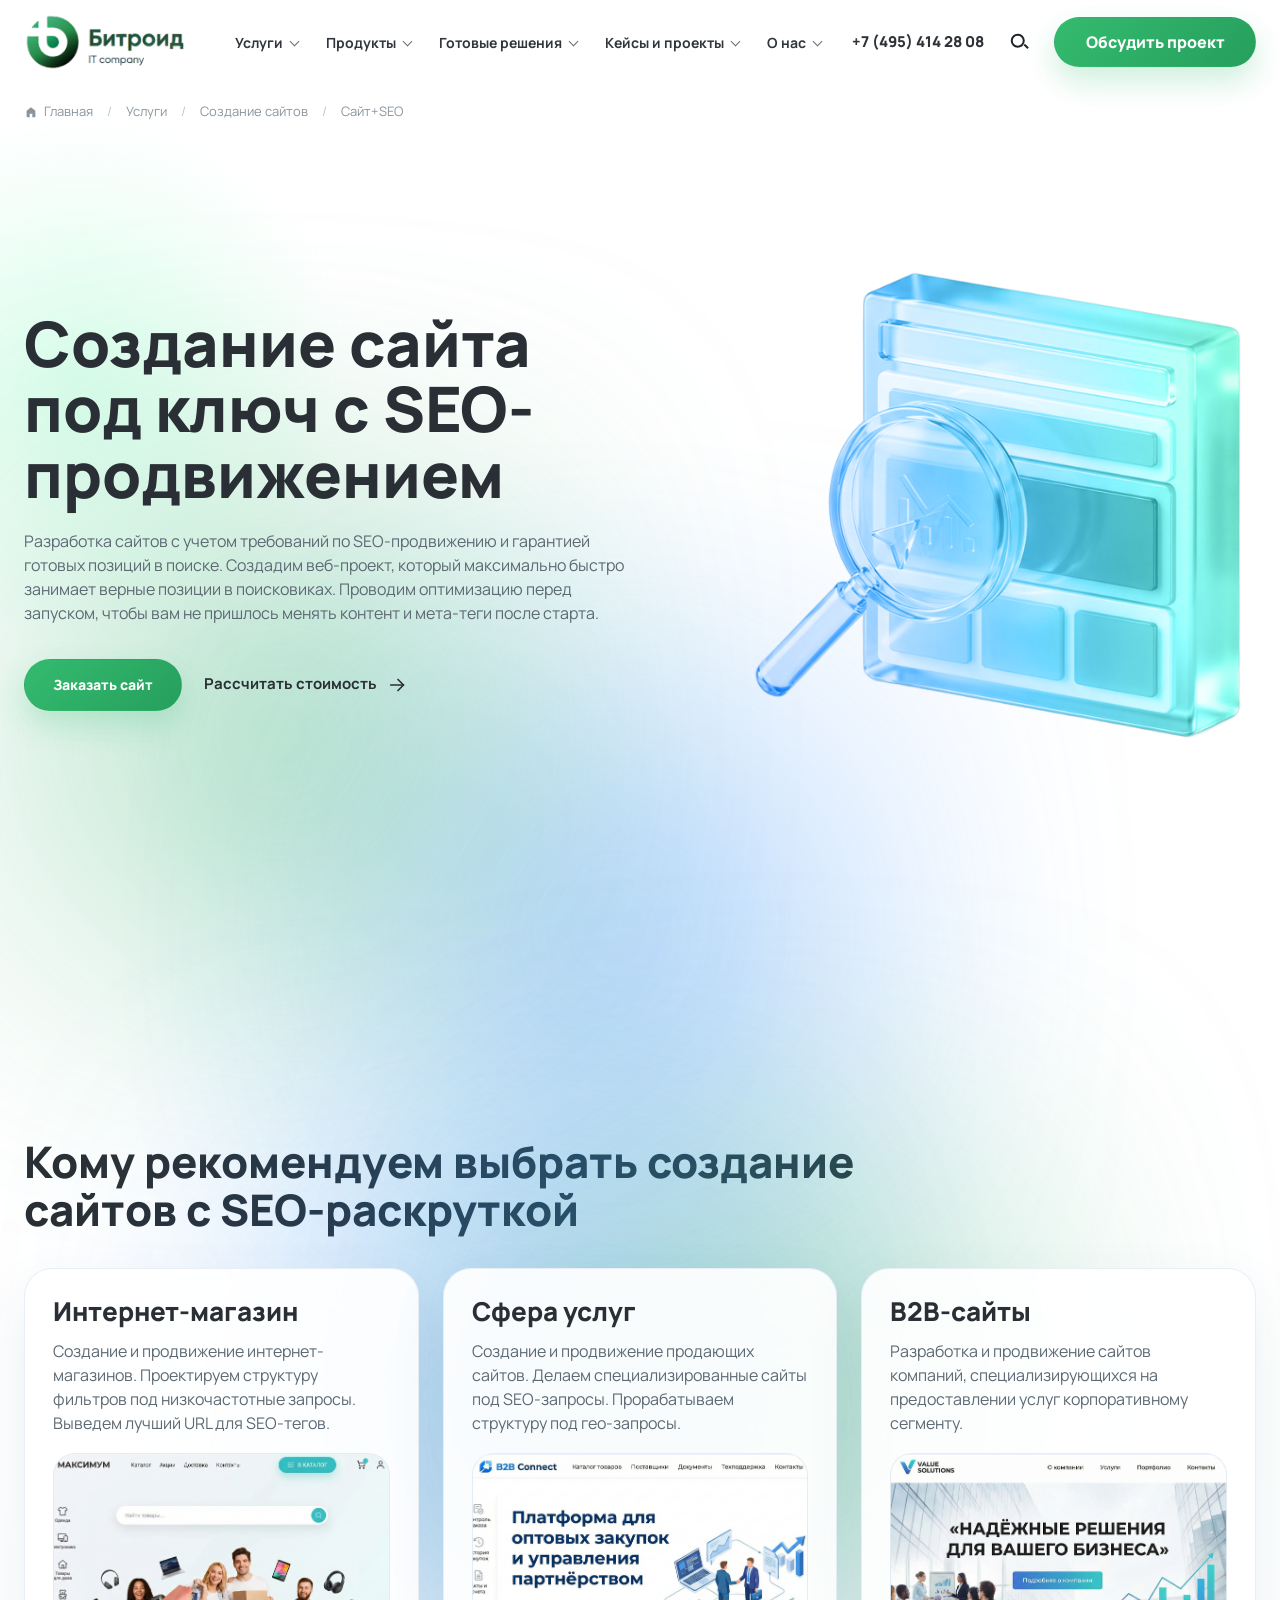
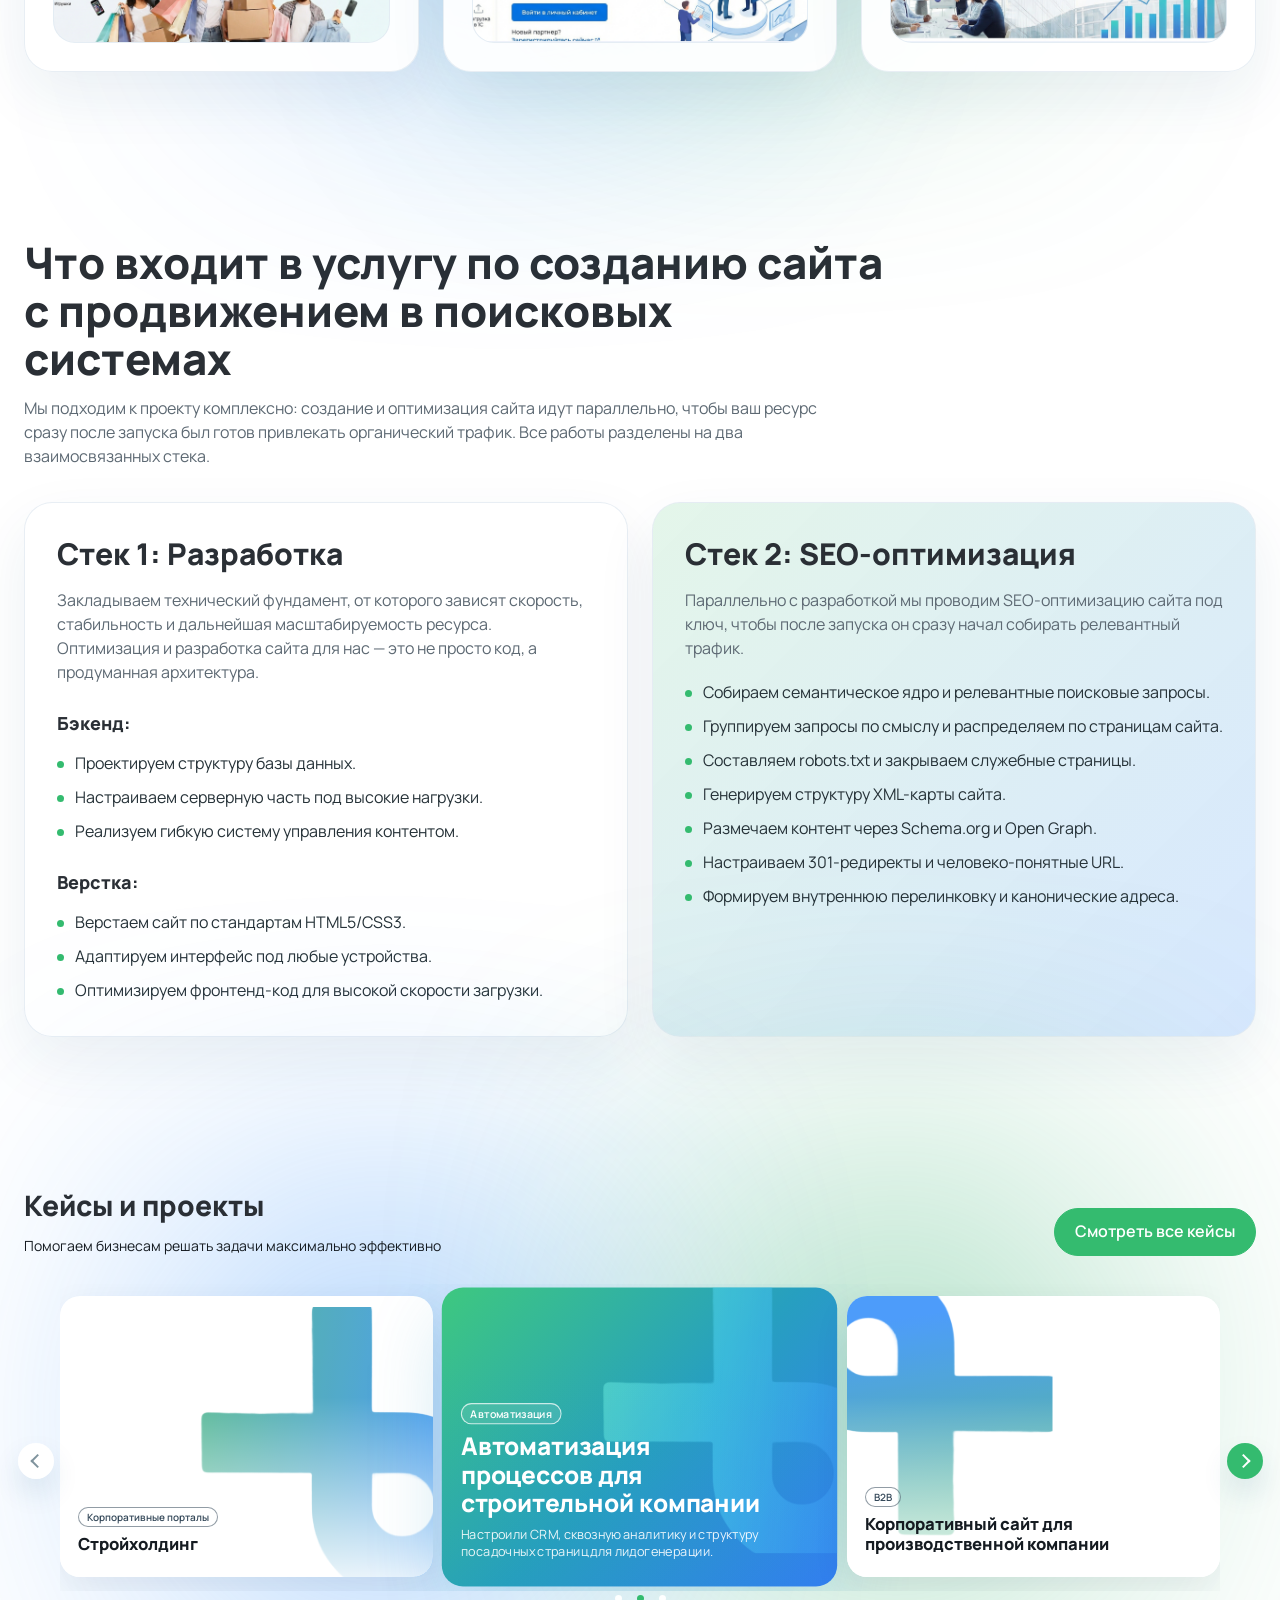
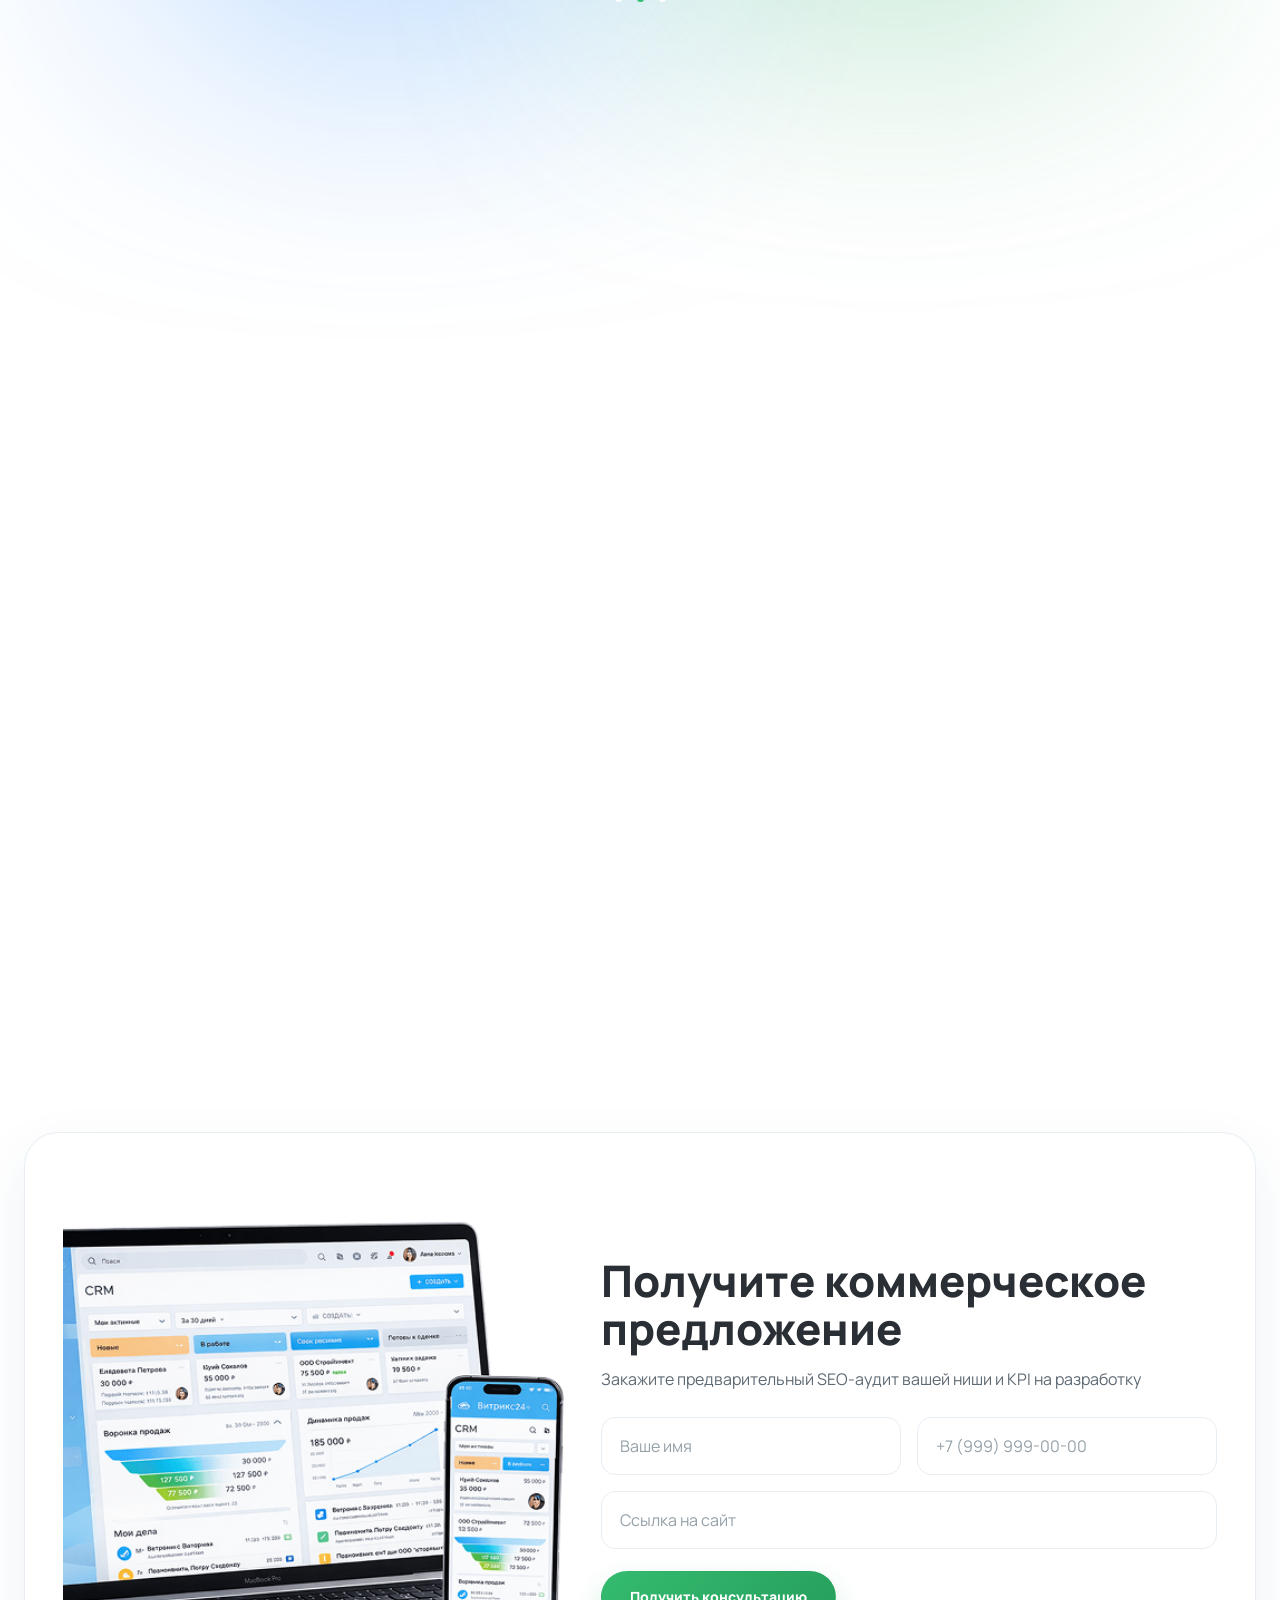
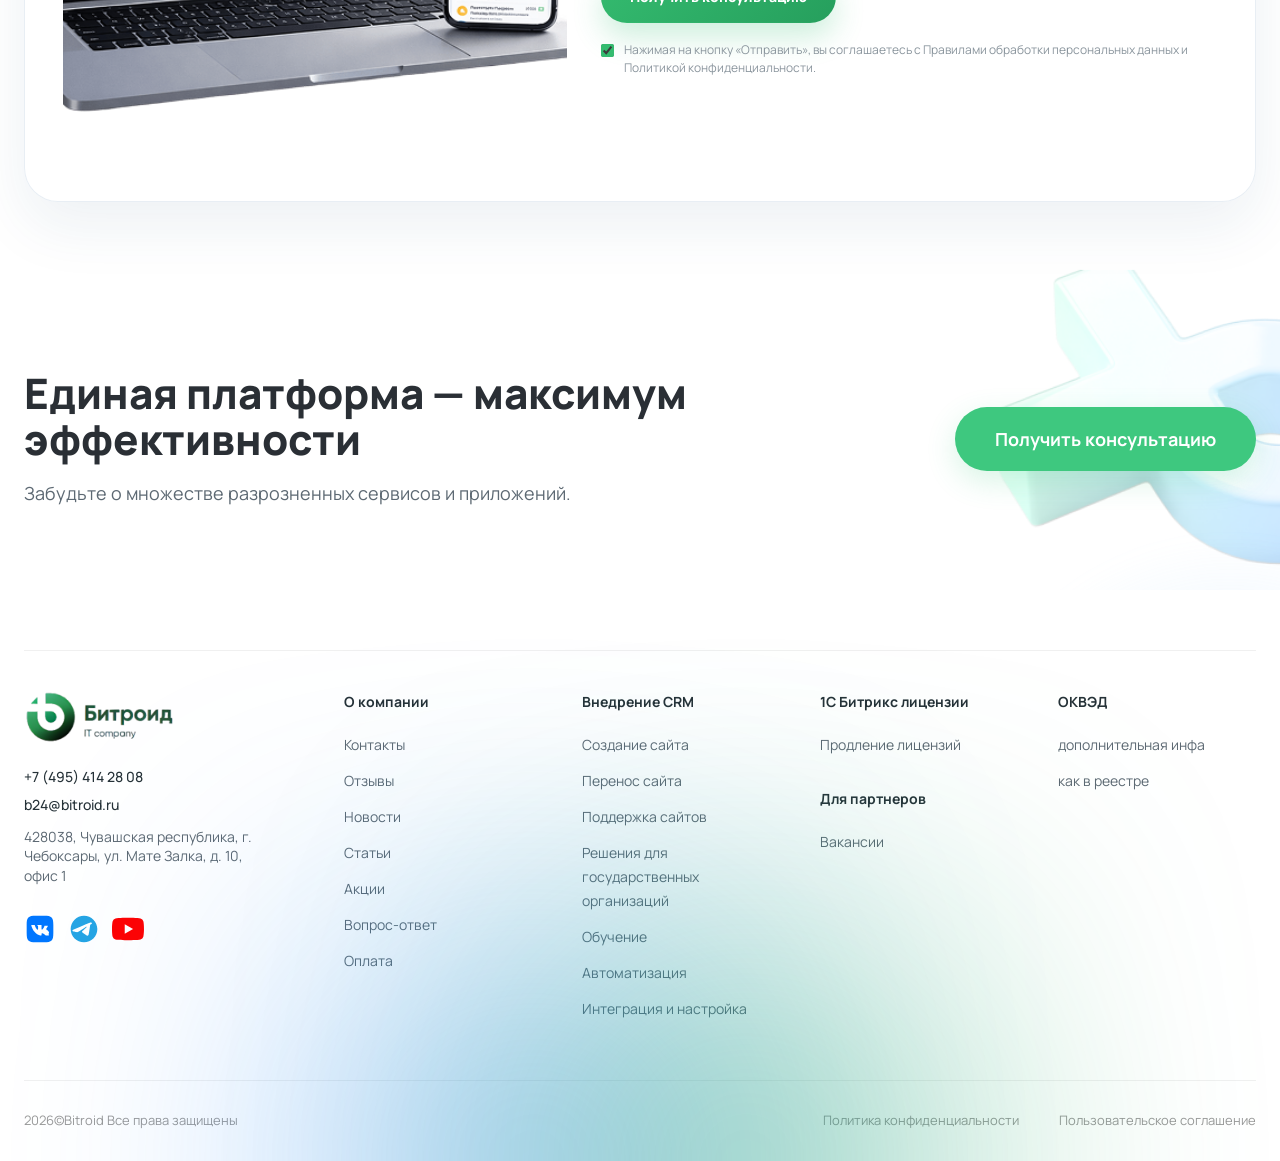
<file: index.html>
<!DOCTYPE html>
<html lang="ru">

<head>
  <meta charset="UTF-8">
  <meta http-equiv="X-UA-Compatible" content="IE=edge">
  <meta name="viewport" content="width=device-width, initial-scale=1.0">
  <meta name="description"
    content="Создание сайта под ключ с SEO-продвижением: аналитика, разработка, структура, контент и запуск проекта с учетом поисковой оптимизации.">
  <title>Создание сайта под ключ с SEO-продвижением</title>
  <link rel="apple-touch-icon" sizes="180x180" href="images/favicon/apple-touch-icon.png">
  <link rel="icon" type="image/png" sizes="32x32" href="images/favicon/favicon-32x32.png">
  <link rel="icon" type="image/png" sizes="16x16" href="images/favicon/favicon-16x16.png">
  <link rel="manifest" href="images/favicon/site.webmanifest">
  <link rel="preconnect" href="https://fonts.googleapis.com">
  <link rel="preconnect" href="https://fonts.gstatic.com" crossorigin>
  <link href="https://fonts.googleapis.com/css2?family=Manrope:wght@400;500;600;700;800&display=swap" rel="stylesheet">
  <link rel="stylesheet" href="css/normalize.css">
  <link rel="stylesheet" href="https://cdn.jsdelivr.net/npm/swiper@11/swiper-bundle.min.css">
  <link rel="stylesheet" href="css/main.css">
  <script type="application/ld+json">
    {
      "@context": "https://schema.org",
      "@type": "WebSite",
      "name": "Битроид",
      "url": "https://example.com/",
      "description": "Разработка сайтов под ключ с SEO-продвижением, аналитикой и последующей поддержкой.",
      "publisher": {
        "@type": "Organization",
        "name": "Битроид"
      }
    }
  </script>
  <script type="application/ld+json">
    {
      "@context": "https://schema.org",
      "@type": "Organization",
      "name": "Битроид",
      "url": "https://example.com/",
      "logo": "https://example.com/images/logo-bitroid.png",
      "telephone": "+7-495-414-28-08",
      "email": "b24@bitroid.ru",
      "sameAs": [
        "https://vk.com/",
        "https://t.me/",
        "https://www.youtube.com/"
      ],
      "contactPoint": [
        {
          "@type": "ContactPoint",
          "telephone": "+7-495-414-28-08",
          "contactType": "sales",
          "availableLanguage": [
            "Russian"
          ]
        }
      ]
    }
  </script>
</head>

<body>
  <div class="site-shell">
    <!-- Header -->
    <header class="site-header" id="top">
      <div class="container">
        <div class="site-header__inner">
          <a class="brand" href="#top" aria-label="Битроид">
            <img class="brand__image" src="images/logo-bitroid.png" alt="Битроид IT company">
          </a>

          <nav class="site-header__nav" aria-label="Основная навигация">
            <ul class="site-menu">
              <li class="site-menu__item"><a class="site-menu__link site-menu__link--dropdown"
                  href="#services">Услуги</a></li>
              <li class="site-menu__item"><a class="site-menu__link site-menu__link--dropdown"
                  href="#included">Продукты</a></li>
              <li class="site-menu__item"><a class="site-menu__link site-menu__link--dropdown" href="#included">Готовые
                  решения</a></li>
              <li class="site-menu__item"><a class="site-menu__link site-menu__link--dropdown" href="#cases">Кейсы и
                  проекты</a></li>
              <li class="site-menu__item"><a class="site-menu__link site-menu__link--dropdown" href="#faq">О нас</a>
              </li>
            </ul>
          </nav>

          <div class="site-header__actions">
            <a class="site-header__phone" href="tel:+74954142808">+7 (495) 414 28 08</a>

            <button class="site-header__icon-button js-search-toggle" type="button" aria-label="Открыть поиск"
              aria-expanded="false" aria-controls="mobile-search">
              <svg viewBox="0 0 20 20" aria-hidden="true">
                <path
                  d="M8.75 3.75a5 5 0 1 0 0 10a5 5 0 0 0 0-10Zm0-2a7 7 0 1 1 0 14a7 7 0 0 1 0-14Zm9.66 15.24l-3.84-3.84l1.42-1.42l3.84 3.84l-1.42 1.42Z">
                </path>
              </svg>
            </button>

            <a class="button button--primary site-header__cta" href="#contact">Обсудить проект</a>

            <button class="site-header__burger js-burger-toggle" type="button" aria-label="Открыть меню"
              aria-expanded="false" aria-controls="site-header-drawer">
              <svg class="burger-icon" width="24" height="24" viewBox="0 0 24 24" fill="none" stroke="currentColor" stroke-width="2" stroke-linecap="round" stroke-linejoin="round">
                <line x1="3" y1="12" x2="21" y2="12"></line>
                <line x1="3" y1="6" x2="21" y2="6"></line>
                <line x1="3" y1="18" x2="21" y2="18"></line>
              </svg>
              <svg class="close-icon" width="24" height="24" viewBox="0 0 24 24" fill="none" stroke="currentColor" stroke-width="2" stroke-linecap="round" stroke-linejoin="round">
                <line x1="18" y1="6" x2="6" y2="18"></line>
                <line x1="6" y1="6" x2="18" y2="18"></line>
              </svg>
            </button>
          </div>
        </div>
      </div>

      <div class="site-header__mobile-search" id="mobile-search">
        <div class="container">
          <form class="site-header__search-form site-header__search-form--mobile" action="#" method="get">
            <label class="visually-hidden" for="mobile-search-field">Поиск по сайту</label>
            <input class="site-header__search-input" id="mobile-search-field" type="search" name="q"
              placeholder="Поиск по сайту" autocomplete="off">
            <button class="site-header__search-button" type="submit" aria-label="Найти">
              <svg viewBox="0 0 20 20" aria-hidden="true">
                <path
                  d="M8.75 3.75a5 5 0 1 0 0 10a5 5 0 0 0 0-10Zm0-2a7 7 0 1 1 0 14a7 7 0 0 1 0-14Zm9.66 15.24l-3.84-3.84l1.42-1.42l3.84 3.84l-1.42 1.42Z">
                </path>
              </svg>
            </button>
          </form>
        </div>
      </div>

      <div class="site-header__overlay"></div>

      <div class="site-header__drawer" id="site-header-drawer">
        <div class="site-header__drawer-inner">
          <nav class="site-header__drawer-nav" aria-label="Мобильная навигация">
            <ul class="site-header__drawer-menu">
              <li><a href="#services">Услуги</a></li>
              <li><a href="#included">Продукты</a></li>
              <li><a href="#included">Готовые решения</a></li>
              <li><a href="#cases">Кейсы</a></li>
              <li><a href="#faq">FAQ</a></li>
              <li><a href="#contact">Контакты</a></li>
            </ul>
          </nav>

          <div class="site-header__drawer-bottom">
            <a class="site-header__drawer-phone" href="tel:+74954142808">+7 (495) 414 28 08</a>
            <a class="button button--primary button--full" href="#contact">Обсудить проект</a>
          </div>
        </div>
      </div>
    </header>

    <!-- Main content -->
    <main class="site-main">
      <!-- Breadcrumbs -->
      <div class="breadcrumbs">
        <div class="container">
          <ol class="breadcrumbs__list">
            <li class="breadcrumbs__item">
              <a class="breadcrumbs__link" href="#top">
                <svg viewBox="0 0 16 16" aria-hidden="true">
                  <path d="M8 2.5l5 4V13a1 1 0 0 1-1 1H9.5V10h-3v4H4a1 1 0 0 1-1-1V6.5l5-4Z"></path>
                </svg>
                Главная
              </a>
            </li>
            <li class="breadcrumbs__item"><a class="breadcrumbs__link" href="#services">Услуги</a></li>
            <li class="breadcrumbs__item"><a class="breadcrumbs__link" href="#hero">Создание сайтов</a></li>
            <li class="breadcrumbs__item"><span>Сайт+SEO</span></li>
          </ol>
        </div>
      </div>

      <!-- Hero -->
      <section class="hero section" id="hero">
        <div class="container">
          <div class="hero__grid">
            <div class="hero__content">
              <h1 class="hero__title">Создание сайта под ключ с SEO-продвижением</h1>
              <p class="hero__description">
                Разработка сайтов с учетом требований по SEO-продвижению и гарантией готовых позиций в поиске.
                Создадим веб-проект, который максимально быстро занимает верные позиции в поисковиках.
                Проводим оптимизацию перед запуском, чтобы вам не пришлось менять контент и мета-теги после старта.
              </p>
              <div class="hero__actions">
                <a class="button button--primary" href="#contact">Заказать сайт</a>
                <a class="text-link" href="#contact">
                  Рассчитать стоимость
                  <svg viewBox="0 0 24 24" aria-hidden="true">
                    <path d="M4 12h14"></path>
                    <path d="m12 6 6 6-6 6"></path>
                  </svg>
                </a>
              </div>
              <div class="hero__ellipse hero__ellipse--1"></div>
              <div class="hero__ellipse hero__ellipse--2"></div>
            </div>

            <div class="hero__visual">
              <img src="images/main.png" alt="Website showcase" class="hero__image">
            </div>
          </div>
        </div>
      </section>

      <!-- Audience -->
      <section class="audience section" id="services">
        <div class="container">
          <div class="section-heading">
            <h2 class="section-heading__title">Кому рекомендуем выбрать создание сайтов с SEO-раскруткой</h2>
          </div>

          <div class="audience__grid">
            <article class="audience-card audience-card--shop">
              <div class="audience-card__body">
                <h3 class="audience-card__title">Интернет-магазин</h3>
                <p class="audience-card__text">
                  Создание и продвижение интернет-магазинов. Проектируем структуру фильтров под
                  низкочастотные запросы. Выведем лучший URL для SEO-тегов.
                </p>
              </div>
              <div class="audience-card__screen audience-card__screen--shop"></div>
            </article>

            <article class="audience-card audience-card--service">
              <div class="audience-card__body">
                <h3 class="audience-card__title">Сфера услуг</h3>
                <p class="audience-card__text">
                  Создание и продвижение продающих сайтов. Делаем специализированные сайты под SEO-запросы.
                  Прорабатываем структуру под гео-запросы.
                </p>
              </div>
              <div class="audience-card__screen audience-card__screen--service"></div>
            </article>

            <article class="audience-card audience-card--b2b">
              <div class="audience-card__body">
                <h3 class="audience-card__title">B2B-сайты</h3>
                <p class="audience-card__text">
                  Разработка и продвижение сайтов компаний, специализирующихся на предоставлении услуг
                  корпоративному сегменту.
                </p>
              </div>
              <div class="audience-card__screen audience-card__screen--b2b"></div>
            </article>
          </div>
          <div class="audience__ellipse audience__ellipse--1"></div>
          <div class="audience__ellipse audience__ellipse--2"></div>
        </div>
      </section>

      <!-- Included -->
      <section class="included section" id="included">
        <div class="container">
          <div class="section-heading section-heading--wide">
            <h2 class="section-heading__title">Что входит в услугу по созданию сайта с продвижением в поисковых системах
            </h2>
            <p class="section-heading__text">
              Мы подходим к проекту комплексно: создание и оптимизация сайта идут параллельно, чтобы ваш
              ресурс сразу после запуска был готов привлекать органический трафик. Все работы разделены на два
              взаимосвязанных стека.
            </p>
          </div>

          <div class="included__grid">
            <article class="included-card">
              <h3 class="included-card__title">Стек 1: Разработка</h3>
              <p class="included-card__text">
                Закладываем технический фундамент, от которого зависят скорость, стабильность и дальнейшая
                масштабируемость ресурса. Оптимизация и разработка сайта для нас — это не просто код, а продуманная
                архитектура.
              </p>

              <div class="included-card__group">
                <h4 class="included-card__subtitle">Бэкенд:</h4>
                <ul class="included-card__list">
                  <li>Проектируем структуру базы данных.</li>
                  <li>Настраиваем серверную часть под высокие нагрузки.</li>
                  <li>Реализуем гибкую систему управления контентом.</li>
                </ul>
              </div>

              <div class="included-card__group">
                <h4 class="included-card__subtitle">Верстка:</h4>
                <ul class="included-card__list">
                  <li>Верстаем сайт по стандартам HTML5/CSS3.</li>
                  <li>Адаптируем интерфейс под любые устройства.</li>
                  <li>Оптимизируем фронтенд-код для высокой скорости загрузки.</li>
                </ul>
              </div>
            </article>

            <article class="included-card included-card--accent">
              <h3 class="included-card__title">Стек 2: SEO-оптимизация</h3>
              <p class="included-card__text">
                Параллельно с разработкой мы проводим SEO-оптимизацию сайта под ключ, чтобы после запуска он сразу
                начал собирать релевантный трафик.
              </p>

              <ul class="included-card__list included-card__list--dense">
                <li>Собираем семантическое ядро и релевантные поисковые запросы.</li>
                <li>Группируем запросы по смыслу и распределяем по страницам сайта.</li>
                <li>Составляем robots.txt и закрываем служебные страницы.</li>
                <li>Генерируем структуру XML-карты сайта.</li>
                <li>Размечаем контент через Schema.org и Open Graph.</li>
                <li>Настраиваем 301-редиректы и человеко-понятные URL.</li>
                <li>Формируем внутреннюю перелинковку и канонические адреса.</li>
              </ul>
            </article>
          </div>
        </div>
      </section>

      <!-- Cases -->
      <section class="cases section" id="cases">
        <div class="container">
          <div class="cases__top">
            <div class="section-heading section-heading--compact">
              <h2 class="section-heading__title">Кейсы и проекты</h2>
              <p class="section-heading__text">Помогаем бизнесам решать задачи максимально эффективно</p>
            </div>
            <a class="button button--outline cases__button" href="#contact">Смотреть все кейсы</a>
          </div>



          <div class="cases__slider-wrap">
            <button class="cases__arrow cases__arrow--prev" type="button" aria-label="Предыдущий слайд"></button>

            <div class="swiper cases-slider">
              <div class="swiper-wrapper">
                <div class="swiper-slide">
                  <article class="case-card case-card--green">
                    <div class="case-card__body">
                      <span class="case-card__label">Корпоративные порталы</span>
                      <h3 class="case-card__title">Стройхолдинг</h3>
                      <p class="case-card__text">Ускорили выполнение задач строительной компании на 20%.</p>
                      <a class="text-link text-link--light" href="#contact">
                        Читать кейс
                        <svg viewBox="0 0 24 24" aria-hidden="true">
                          <path d="M4 12h14"></path>
                          <path d="m12 6 6 6-6 6"></path>
                        </svg>
                      </a>
                    </div>
                  </article>
                </div>

                <div class="swiper-slide">
                  <article class="case-card case-card--blue">
                    <div class="case-card__body">
                      <span class="case-card__label">Автоматизация</span>
                      <h3 class="case-card__title">Автоматизация процессов для строительной компании</h3>
                      <p class="case-card__text">Настроили CRM, сквозную аналитику и структуру посадочных страниц для
                        лидогенерации.</p>
                    </div>
                  </article>
                </div>

                <div class="swiper-slide">
                  <article class="case-card case-card--white">
                    <div class="case-card__body">
                      <span class="case-card__label">B2B</span>
                      <h3 class="case-card__title">Корпоративный сайт для производственной компании</h3>
                      <p class="case-card__text">Объединили каталог, посадочные страницы и CRM-интеграцию в единую
                        платформу.</p>
                    </div>
                  </article>
                </div>
              </div>
            </div>

            <button class="cases__arrow cases__arrow--next" type="button" aria-label="Следующий слайд"></button>
            <div class="cases__pagination"></div>
          </div>
          <div class="cases__ellipse cases__ellipse--1"></div>
          <div class="cases__ellipse cases__ellipse--2"></div>
        </div>
      </section>

      <!-- FAQ -->
      <section class="faq section" id="faq">
        <div class="container">
          <div class="faq__panel">
            <div class="faq__content">
              <div class="faq__head">
                <div class="section-heading section-heading--compact">
                  <h2 class="section-heading__title">Часто задаваемые вопросы</h2>
                  <p class="section-heading__text">Собрали ответы на самые частые вопросы наших клиентов</p>
                </div>
              </div>

              <div class="faq-list">
                <article class="faq-item is-active">
                  <button class="faq-item__question" type="button" aria-expanded="true">
                    <span>Чем SEO-сайт отличается от обычного?</span>
                    <span class="faq-item__icon" aria-hidden="true"></span>
                  </button>
                  <div class="faq-item__answer">
                    <p>
                      SEO-сайт изначально проектируется с учетом требований поисковых систем: чистый код,
                      продуманная иерархия страниц, оптимизированные мета-теги и высокая скорость загрузки.
                      В отличие от обычного сайта, где оптимизацию часто добавляют постфактум, мы делаем SEO-фундамент
                      уже на этапе разработки. Поэтому проект быстрее индексируется, лучше ранжируется и демонстрирует
                      высокую конверсию после запуска.
                    </p>
                  </div>
                </article>

                <article class="faq-item">
                  <button class="faq-item__question" type="button" aria-expanded="false">
                    <span>Нужно ли платить за ссылки?</span>
                    <span class="faq-item__icon" aria-hidden="true"></span>
                  </button>
                  <div class="faq-item__answer">
                    <p>
                      На старте мы фокусируемся на технической оптимизации, структуре, контенте и внутренней
                      перелинковке.
                      Покупка ссылок рассматривается отдельно и только после анализа конкурентной среды и потенциала
                      ниши.
                    </p>
                  </div>
                </article>

                <article class="faq-item">
                  <button class="faq-item__question" type="button" aria-expanded="false">
                    <span>Что такое SEO-структура?</span>
                    <span class="faq-item__icon" aria-hidden="true"></span>
                  </button>
                  <div class="faq-item__answer">
                    <p>
                      Это карта будущего сайта, где каждая страница создается под отдельную группу запросов.
                      Такая структура помогает охватить больше поискового спроса и повысить релевантность каждой
                      посадочной страницы.
                    </p>
                  </div>
                </article>

                <article class="faq-item">
                  <button class="faq-item__question" type="button" aria-expanded="false">
                    <span>Сколько стоит создание и продвижение сайта?</span>
                    <span class="faq-item__icon" aria-hidden="true"></span>
                  </button>
                  <div class="faq-item__answer">
                    <p>
                      Стоимость зависит от объема семантики, числа шаблонов, сложности интеграций и логики каталога.
                      Мы формируем коммерческое предложение после короткого брифа и предварительного аудита ниши.
                    </p>
                  </div>
                </article>
              </div>
            </div>

            <div class="faq__art">
              <a class="text-link faq__link" href="#contact">
                Читать все ответы на вопросы
                <svg viewBox="0 0 24 24" aria-hidden="true">
                  <path d="M4 12h14"></path>
                  <path d="m12 6 6 6-6 6"></path>
                </svg>
              </a>
              <img src="images/questions.png" alt="" class="faq__image" aria-hidden="true">
            </div>
          </div>
        </div>
      </section>

      <!-- Contact -->
      <section class="contact section" id="contact">
        <div class="container">
          <div class="contact__panel">
            <div class="contact__visual" aria-hidden="true">
              <img src="images/laptop.png" alt="" class="contact__image">
            </div>

            <div class="contact__content">
              <div class="section-heading section-heading--compact">
                <h2 class="section-heading__title">Получите коммерческое предложение</h2>
                <p class="section-heading__text">Закажите предварительный SEO-аудит вашей ниши и KPI на разработку</p>
              </div>

              <form class="contact-form" action="#" method="post">
                <div class="contact-form__grid">
                  <div class="contact-form__field">
                    <label class="visually-hidden" for="contact-name">Ваше имя</label>
                    <input class="contact-form__input" id="contact-name" type="text" name="name" placeholder="Ваше имя"
                      autocomplete="name" required>
                  </div>

                  <div class="contact-form__field">
                    <label class="visually-hidden" for="contact-phone">Телефон</label>
                    <input class="contact-form__input" id="contact-phone" type="tel" name="phone"
                      placeholder="+7 (999) 999-00-00" autocomplete="tel" required>
                  </div>

                  <div class="contact-form__field contact-form__field--full">
                    <label class="visually-hidden" for="contact-site">Ссылка на сайт</label>
                    <input class="contact-form__input" id="contact-site" type="url" name="site"
                      placeholder="Ссылка на сайт" autocomplete="url">
                  </div>
                </div>

                <button class="button button--primary" type="submit">Получить консультацию</button>

                <label class="contact-form__agree">
                  <input class="contact-form__checkbox" type="checkbox" name="agree" checked>
                  <span>Нажимая на кнопку «Отправить», вы соглашаетесь с Правилами обработки персональных данных и
                    Политикой конфиденциальности.</span>
                </label>
              </form>
            </div>
          </div>
        </div>
      </section>

      <!-- Platform CTA -->
      <section class="platform section">
        <div class="container">
          <div class="platform__grid">
            <div class="platform__content">
              <h2 class="platform__title">Единая платформа — максимум эффективности</h2>
              <p class="platform__text">Забудьте о множестве разрозненных сервисов и приложений.</p>
            </div>

            <div class="platform__action">
              <a class="button button--primary" href="#contact">Получить консультацию</a>
              <div class="platform__art" aria-hidden="true">
                <img src="images/logotp.png" alt="" class="platform__graphic">
              </div>
            </div>
          </div>
        </div>
      </section>
    </main>

    <!-- Footer -->
    <footer class="site-footer" id="contacts">
      <div class="container">
        <div class="site-footer__top">
          <div class="site-footer__info">
            <a class="brand" href="#top" aria-label="Битроид">
              <img class="brand__image" src="images/logo-bitroid.png" alt="Битроид IT company">
            </a>

            <div class="site-footer__contacts">
              <a href="tel:+74954142808">+7 (495) 414 28 08</a>
              <a href="mailto:b24@bitroid.ru">b24@bitroid.ru</a>
              <p>428038, Чувашская республика, г. Чебоксары, ул. Мате Залка, д. 10, офис 1</p>
            </div>

            <div class="socials" aria-label="Социальные сети">
              <a class="socials__link socials__link--vk" href="https://vk.com/" target="_blank"
                rel="noopener noreferrer">
                <img src="images/vk.svg" alt="VK">
              </a>
              <a class="socials__link socials__link--tg" href="https://t.me/" target="_blank" rel="noopener noreferrer">
                <img src="images/tg.svg" alt="Telegram">
              </a>
              <a class="socials__link socials__link--yt" href="https://youtube.com/" target="_blank"
                rel="noopener noreferrer">
                <img src="images/yt.svg" alt="YouTube">
              </a>
            </div>
          </div>

          <div class="site-footer__nav">
            <div class="site-footer__column">
              <h3 class="site-footer__title">О компании</h3>
              <ul class="site-footer__list">
                <li><a href="#top">Контакты</a></li>
                <li><a href="#hero">Отзывы</a></li>
                <li><a href="#cases">Новости</a></li>
                <li><a href="#faq">Статьи</a></li>
                <li><a href="#contact">Акции</a></li>
                <li><a href="#faq">Вопрос-ответ</a></li>
                <li><a href="#contact">Оплата</a></li>
              </ul>
            </div>

            <div class="site-footer__column">
              <h3 class="site-footer__title">Внедрение CRM</h3>
              <ul class="site-footer__list">
                <li><a href="#hero">Создание сайта</a></li>
                <li><a href="#included">Перенос сайта</a></li>
                <li><a href="#included">Поддержка сайтов</a></li>
                <li><a href="#included">Решения для государственных организаций</a></li>
                <li><a href="#included">Обучение</a></li>
                <li><a href="#included">Автоматизация</a></li>
                <li><a href="#included">Интеграция и настройка</a></li>
              </ul>
            </div>

            <div class="site-footer__column">
              <div class="site-footer__group">
                <h3 class="site-footer__title">1С Битрикс лицензии</h3>
                <ul class="site-footer__list">
                  <li><a href="#services">Продление лицензий</a></li>
                </ul>
              </div>
              <div class="site-footer__group" style="margin-top: 32px;">
                <h3 class="site-footer__title">Для партнеров</h3>
                <ul class="site-footer__list">
                  <li><a href="#contact">Вакансии</a></li>
                </ul>
              </div>
            </div>

            <div class="site-footer__column">
              <h3 class="site-footer__title">ОКВЭД</h3>
              <ul class="site-footer__list">
                <li><a href="#services">дополнительная инфа</a></li>
                <li><a href="#services">как в реестре</a></li>
              </ul>
            </div>
          </div>
        </div>

        <div class="site-footer__bottom">
          <p>2026©Bitroid Все права защищены</p>
          <div class="site-footer__legal">
            <a href="#contact">Политика конфиденциальности</a>
            <a href="#contact">Пользовательское соглашение</a>
          </div>
        </div>
      </div>
      <div class="footer__ellipse footer__ellipse--1"></div>
      <div class="footer__ellipse footer__ellipse--2"></div>
    </footer>
  </div>

  <!-- Scripts -->
  <script src="https://code.jquery.com/jquery-3.7.1.min.js" defer></script>
  <script src="https://cdn.jsdelivr.net/npm/bootstrap@5.3.3/dist/js/bootstrap.bundle.min.js" defer></script>
  <script src="https://cdn.jsdelivr.net/npm/swiper@11/swiper-bundle.min.js" defer></script>
  <script src="js/main.js" defer></script>
</body>

</html>
</file>
<file: css/main.css>
/* Base */
:root {
  --color-text: #263238;
  --color-title: #2a2f35;
  --color-muted: #5d6973;
  --color-line: #e6edf3;
  --color-white: #ffffff;
  --color-primary: #34bb6f;
  --color-primary-dark: #269f5d;
  --color-primary-soft: #dff8e8;
  --color-blue-soft: #deefff;
  --color-blue: #3f8cff;
  --color-shadow: 0 24px 60px rgba(30, 78, 118, 0.08);
  --radius-xs: 12px;
  --radius-sm: 18px;
  --radius-md: 24px;
  --radius-lg: 32px;
  --radius-xl: 40px;
  --container: 1240px;
  --transition: 0.25s ease;
}

*,
*::before,
*::after {
  box-sizing: border-box;
}

html {
  scroll-behavior: smooth;
}

body {
  min-width: 320px;
  font-family: "Manrope", "Segoe UI", Arial, sans-serif;
  font-size: 16px;
  line-height: 1.5;
  color: var(--color-text);
  background: #ffffff;
}

body.body--menu-open {
  overflow: hidden;
}

img,
svg {
  display: block;
  max-width: 100%;
}

a {
  color: inherit;
  text-decoration: none;
}

button,
input,
textarea {
  font: inherit;
}

button {
  cursor: pointer;
}

ul,
ol {
  margin: 0;
  padding: 0;
  list-style: none;
}

p,
h2,
h3,
h4 {
  margin: 0;
}

.site-shell {
  position: relative;
  overflow: hidden;
}

.site-shell::before,
.site-shell::after {
  content: "";
  position: absolute;
  z-index: -2;
  border-radius: 50%;
  filter: blur(10px);
  pointer-events: none;
}

.site-shell::before {
  top: 120px;
  left: -180px;
  width: 520px;
  height: 520px;
  background: radial-gradient(
    circle,
    rgba(161, 252, 207, 0.38) 0%,
    rgba(161, 252, 207, 0) 72%
  );
}

.site-shell::after {
  right: -220px;
  bottom: 80px;
  width: 540px;
  height: 540px;
  background: radial-gradient(
    circle,
    rgba(155, 207, 255, 0.34) 0%,
    rgba(155, 207, 255, 0) 72%
  );
}

.container {
  width: min(calc(100% - 48px), var(--container));
  margin: 0 auto;
}

.section {
  position: relative;
  padding: 84px 0;
  margin-top: -1px;
  background-clip: padding-box;
  outline: 1px solid transparent;
  backface-visibility: hidden;
}

.visually-hidden {
  position: absolute;
  width: 1px;
  height: 1px;
  padding: 0;
  margin: -1px;
  overflow: hidden;
  clip: rect(0, 0, 0, 0);
  white-space: nowrap;
  border: 0;
}

.button {
  display: inline-flex;
  align-items: center;
  justify-content: center;
  gap: 10px;
  min-height: 52px;
  padding: 13px 28px;
  border: 1px solid transparent;
  border-radius: 999px;
  font-size: 14px;
  font-weight: 800;
  line-height: 1;
  transition:
    transform var(--transition),
    box-shadow var(--transition),
    background-color var(--transition),
    border-color var(--transition),
    color var(--transition);
}

.button:hover {
  transform: translateY(-1px);
}

.button--primary {
  color: var(--color-white);
  background: linear-gradient(
    135deg,
    var(--color-primary) 0%,
    var(--color-primary-dark) 100%
  );
  box-shadow: 0 14px 30px rgba(52, 187, 111, 0.24);
}

.button--primary:hover {
  box-shadow: 0 18px 32px rgba(52, 187, 111, 0.3);
}

.button--outline {
  color: var(--color-primary-dark);
  background: rgba(255, 255, 255, 0.8);
  border-color: rgba(52, 187, 111, 0.22);
}

.button--outline:hover {
  background: rgba(223, 248, 232, 0.82);
}

.button--full {
  width: 100%;
}

.text-link {
  display: inline-flex;
  align-items: center;
  gap: 10px;
  font-size: 15px;
  font-weight: 700;
  color: var(--color-title);
  transition:
    color var(--transition),
    transform var(--transition);
}

.text-link svg {
  width: 22px;
  height: 22px;
  fill: none;
  stroke: currentColor;
  stroke-width: 1.8;
  stroke-linecap: round;
  stroke-linejoin: round;
}

.text-link:hover {
  color: var(--color-primary-dark);
}

.text-link--light {
  color: var(--color-white);
}

.section-heading {
  margin-bottom: 34px;
}

.section-heading--compact {
  margin-bottom: 0;
}

.section-heading--wide {
  max-width: 880px;
}

.section-heading__title {
  max-width: 860px;
  font-size: clamp(32px, 3.4vw, 52px);
  font-weight: 800;
  line-height: 1.1;
  color: var(--color-title);
}

.section-heading__text {
  margin-top: 14px;
  max-width: 820px;
  color: var(--color-muted);
}

/* Brand */
.brand {
  display: inline-flex;
  align-items: center;
  gap: 0;
  flex-shrink: 0;
  max-width: 100%;
}

.brand__image {
  display: block;
  width: auto;
  max-width: 100%;
  height: 56px;
  object-fit: contain;
}

.site-header .brand__image {
  height: 56px;
}

.site-footer .brand__image {
  height: 68px;
}

/* Header */
.site-header {
  position: sticky;
  top: 0;
  z-index: 50;
  background: rgba(255, 255, 255, 0.97);
  -webkit-backdrop-filter: blur(14px);
  backdrop-filter: blur(14px);
  background-clip: padding-box;
}

.site-header__inner {
  display: flex;
  align-items: center;
  gap: 28px;
  min-height: 84px;
}

.site-header__nav {
  margin-left: 10px;
}

.site-menu {
  display: flex;
  align-items: center;
  gap: 28px;
}

.site-menu__link {
  position: relative;
  display: inline-flex;
  align-items: center;
  gap: 8px;
  font-size: 14px;
  font-weight: 700;
  color: #31363d;
  transition: color var(--transition);
}

.site-menu__link::after {
  content: "";
  position: absolute;
  left: 0;
  bottom: -6px;
  width: 100%;
  height: 2px;
  border-radius: 999px;
  background: var(--color-primary);
  transform: scaleX(0);
  transform-origin: center;
  transition: transform var(--transition);
}

.site-menu__link--dropdown::before {
  content: "";
  width: 7px;
  height: 7px;
  margin-top: -3px;
  border-right: 1.8px solid currentColor;
  border-bottom: 1.8px solid currentColor;
  transform: rotate(45deg);
  order: 2;
  opacity: 0.72;
  transition:
    transform var(--transition),
    opacity var(--transition);
}

.site-menu__link:hover {
  color: var(--color-primary-dark);
}

.site-menu__link:hover::after {
  transform: scaleX(1);
}

.site-menu__link--dropdown:hover::before {
  opacity: 1;
  transform: rotate(45deg) translateY(1px);
}

.site-header__actions {
  display: flex;
  align-items: center;
  gap: 18px;
  margin-left: auto;
}

.site-header__phone {
  font-size: 15px;
  font-weight: 800;
  color: #2f3338;
  white-space: nowrap;
  transition: color var(--transition);
}

.site-header__search-form {
  position: relative;
  width: 100%;
}

.site-header__search-input {
  width: 100%;
  height: 46px;
  padding: 0 48px 0 16px;
  border: 1px solid var(--color-line);
  border-radius: 999px;
  background: rgba(255, 255, 255, 0.92);
  transition:
    border-color var(--transition),
    box-shadow var(--transition);
}

.site-header__search-input:focus,
.contact-form__input:focus {
  outline: none;
  border-color: rgba(52, 187, 111, 0.54);
  box-shadow: 0 0 0 4px rgba(52, 187, 111, 0.12);
}

.site-header__search-input::placeholder,
.contact-form__input::placeholder {
  color: #94a0a8;
}

.site-header__search-button,
.site-header__icon-button {
  display: inline-flex;
  align-items: center;
  justify-content: center;
  border: 0;
  background: transparent;
}

.site-header__search-button {
  position: absolute;
  top: 50%;
  right: 8px;
  width: 32px;
  height: 32px;
  transform: translateY(-50%);
  color: var(--color-title);
}

.site-header__search-button svg,
.site-header__icon-button svg {
  width: 20px;
  height: 20px;
  fill: currentColor;
}

.site-header__icon-button {
  display: inline-flex;
  width: 34px;
  height: 34px;
  padding: 0;
  border-radius: 0;
  color: #1f2429;
  background: transparent;
  transition:
    color var(--transition),
    transform var(--transition);
}

.site-header__icon-button:hover,
.site-header__phone:hover {
  color: var(--color-primary-dark);
}

.site-header__burger {
  display: none;
  align-items: center;
  justify-content: center;
  width: 44px;
  height: 44px;
  padding: 0;
  border: 0;
  border-radius: 50%;
  background: rgba(245, 248, 250, 0.9);
  color: var(--color-title);
  cursor: pointer;
}

.site-header__burger .burger-icon,
.site-header__burger .close-icon {
  transition: opacity var(--transition);
}

.site-header__burger .close-icon {
  display: none;
}

.site-header.is-open .site-header__burger .burger-icon {
  display: none;
}

.site-header.is-open .site-header__burger .close-icon {
  display: block;
}

.site-header__mobile-search {
  display: none;
  padding-bottom: 16px;
}

.site-header__search-form--mobile {
  min-width: 100%;
}

.site-header__overlay {
  position: fixed;
  inset: 0;
  z-index: 39;
  background: rgba(26, 41, 53, 0.32);
  opacity: 0;
  visibility: hidden;
  transition:
    opacity var(--transition),
    visibility var(--transition);
}

.site-header__drawer {
  position: fixed;
  top: 0;
  right: -100%;
  z-index: 40;
  width: min(88vw, 390px);
  height: 100vh;
  padding: 112px 28px 28px;
  background: rgba(255, 255, 255, 0.98);
  box-shadow: -18px 0 50px rgba(39, 70, 99, 0.14);
  transition: right var(--transition);
}

.site-header__drawer-inner {
  display: flex;
  flex-direction: column;
  justify-content: space-between;
  gap: 40px;
  height: 100%;
}

.site-header__drawer-menu {
  display: grid;
  gap: 18px;
}

.site-header__drawer-menu a,
.site-header__drawer-phone {
  font-size: 18px;
  font-weight: 700;
  color: var(--color-title);
}

.site-header__cta {
  min-width: 202px;
  min-height: 50px;
  padding-inline: 28px;
  font-size: 16px;
}

.site-header__drawer-bottom {
  display: grid;
  gap: 18px;
}

.site-header.is-open .site-header__overlay {
  opacity: 1;
  visibility: visible;
}

.site-header.is-open .site-header__drawer {
  right: 0;
}

/* Breadcrumbs */
.breadcrumbs {
  padding-top: 18px;
}

.breadcrumbs__list {
  display: flex;
  flex-wrap: wrap;
  gap: 10px 14px;
  color: #8a959d;
}

.breadcrumbs__item {
  display: inline-flex;
  align-items: center;
  gap: 14px;
  font-size: 13px;
}

.breadcrumbs__item:not(:last-child)::after {
  content: "/";
  color: #bcc5cc;
}

.breadcrumbs__link {
  display: inline-flex;
  align-items: center;
  gap: 6px;
  transition: color var(--transition);
}

.breadcrumbs__link:hover {
  color: var(--color-primary-dark);
}

.breadcrumbs__link svg {
  width: 14px;
  height: 14px;
  fill: currentColor;
}

/* Hero */
.hero {
  position: relative;
  padding-top: 44px;
  padding-bottom: 242px;
}

.hero__grid {
  position: relative;
  z-index: 2;
  display: grid;
  grid-template-columns: minmax(0, 1.05fr) minmax(360px, 0.95fr);
  align-items: center;
  gap: 36px;
}

.hero__title {
  max-width: 720px;
  font-size: clamp(42px, 4.9vw, 72px);
  font-weight: 800;
  line-height: 1.04;
  color: var(--color-title);
}

.hero__description {
  max-width: 620px;
  margin-top: 22px;
  color: var(--color-muted);
}

.hero__actions {
  position: relative;
  z-index: 2;
  display: flex;
  flex-wrap: wrap;
  align-items: center;
  gap: 22px;
  margin-top: 34px;
}

.hero__content {
  position: relative;
  z-index: 10;
}

.hero__ellipse {
  position: absolute;
  border-radius: 50%;
  z-index: -1;
  pointer-events: none;
  opacity: 1;
}

.hero__ellipse--1 {
  width: 300px;
  height: 300px;
  top: 473px;
  left: 440px;
  background: rgba(37, 135, 249, 1);
  filter: blur(150px);
}

.hero__ellipse--2 {
  width: 300px;
  height: 300px;
  top: 273px;
  left: 105px;
  background: rgba(43, 172, 104, 1);
  filter: blur(150px);
}

.hero__visual {
  display: flex;
  justify-content: flex-end;
}

.glass-figure__panel {
  position: absolute;
  inset: 8% 7% 16% 18%;
  border: 1px solid rgba(255, 255, 255, 0.68);
  border-radius: 48px;
  background: linear-gradient(
    135deg,
    rgba(234, 251, 255, 0.98) 0%,
    rgba(120, 210, 255, 0.4) 58%,
    rgba(115, 255, 213, 0.42) 100%
  );
  box-shadow:
    0 26px 60px rgba(64, 170, 255, 0.2),
    inset 0 0 0 1px rgba(255, 255, 255, 0.26);
  transform: rotate(6deg);
  overflow: hidden;
}

.glass-figure__panel::before,
.glass-figure__panel::after {
  content: "";
  position: absolute;
  inset: 12%;
  border-radius: 28px;
}

.glass-figure__panel::before {
  background:
    linear-gradient(
      to bottom,
      rgba(255, 255, 255, 0.78) 0 17%,
      transparent 17% 100%
    ),
    linear-gradient(to right, rgba(255, 255, 255, 0.24) 1px, transparent 1px),
    linear-gradient(to bottom, rgba(255, 255, 255, 0.24) 1px, transparent 1px),
    linear-gradient(
      135deg,
      rgba(255, 255, 255, 0.34),
      rgba(255, 255, 255, 0) 66%
    );
  background-size:
    100% 100%,
    22% 100%,
    100% 23%,
    100% 100%;
}

.glass-figure__panel::after {
  inset: auto auto 10% 10%;
  width: 34%;
  height: 12%;
  border-radius: 999px;
  background: rgba(255, 255, 255, 0.28);
  filter: blur(6px);
}

.glass-figure__lens {
  position: absolute;
  left: 20%;
  top: 27%;
  width: 36%;
  aspect-ratio: 1;
  border: 6px solid rgba(76, 177, 255, 0.48);
  border-radius: 50%;
  background: radial-gradient(
    circle at 34% 30%,
    rgba(255, 255, 255, 0.96) 0%,
    rgba(214, 247, 255, 0.58) 34%,
    rgba(92, 184, 255, 0.18) 100%
  );
  box-shadow:
    inset 0 0 0 1px rgba(255, 255, 255, 0.8),
    0 24px 48px rgba(51, 159, 255, 0.18);
  backdrop-filter: blur(8px);
}

.glass-figure__lens::before {
  content: "";
  position: absolute;
  inset: 18%;
  border: 2px solid rgba(255, 255, 255, 0.74);
  border-radius: 50%;
}

.glass-figure__handle {
  position: absolute;
  left: 42%;
  top: 57%;
  width: 12%;
  height: 30%;
  border-radius: 999px;
  background: linear-gradient(
    180deg,
    rgba(214, 248, 255, 0.9) 0%,
    rgba(122, 209, 255, 0.68) 100%
  );
  box-shadow: inset 0 0 0 1px rgba(255, 255, 255, 0.72);
  transform: rotate(39deg);
}

/* Audience */
.audience {
  position: relative;
  padding-top: 40px;
}

.audience__grid {
  position: relative;
  z-index: 2;
  display: grid;
  grid-template-columns: repeat(3, minmax(0, 1fr));
  gap: 24px;
}

.audience-card {
  position: relative;
  display: flex;
  flex-direction: column;
  gap: 18px;
  min-height: 100%;
  padding: 28px;
  border: 1px solid rgba(230, 237, 243, 0.9);
  border-radius: 28px;
  background: rgba(255, 255, 255, 0.92);
  box-shadow: var(--color-shadow);
  overflow: hidden;
}

.audience__ellipse {
  position: absolute;
  width: 300px;
  height: 300px;
  border-radius: 50%;
  z-index: 1;
  pointer-events: none;
  filter: blur(150px);
}

.audience__ellipse--1 {
  background: rgba(37, 135, 249, 1);
  top: 50%;
  left: 40%;
  transform: translate(-50%, -50%);
}

.audience__ellipse--2 {
  background: rgba(43, 172, 104, 1);
  top: 45%;
  left: 60%;
  transform: translate(-50%, -50%);
}

.audience-card__body,
.audience-card__screen {
  position: relative;
  z-index: 2;
}

.audience-blob {
  position: absolute;
  width: 240px;
  height: 240px;
  border-radius: 50%;
  filter: blur(100px);
  z-index: 1;
  pointer-events: none;
  opacity: 0.8;
}

.audience-card--shop .audience-blob {
  background: rgba(37, 135, 249, 0.3);
  bottom: -80px;
  right: -60px;
}

.audience-card--service .audience-blob {
  background: rgba(43, 172, 104, 0.3);
  bottom: -80px;
  left: -60px;
}

.audience-card--b2b .audience-blob {
  background: rgba(37, 135, 249, 0.3);
  top: -80px;
  right: -60px;
}

.audience-card__title {
  font-size: 26px;
  font-weight: 800;
  line-height: 1.15;
  color: var(--color-title);
}

.audience-card__text {
  margin-top: 12px;
  color: var(--color-muted);
}

.audience-card__screen {
  min-height: 190px;
  margin-top: auto;
  border-radius: 22px;
  border: 1px solid rgba(227, 235, 243, 0.9);
  background: linear-gradient(
    180deg,
    rgba(246, 250, 252, 0.98) 0%,
    rgba(230, 240, 251, 0.9) 100%
  );
  overflow: hidden;
}

.audience-card__screen::before,
.audience-card__screen::after {
  content: "";
  position: absolute;
}

.audience-card__screen::before {
  top: 18px;
  left: 18px;
  right: 18px;
  height: 10px;
  border-radius: 999px;
  background: linear-gradient(
    90deg,
    rgba(110, 183, 255, 0.45) 0 35%,
    rgba(116, 245, 211, 0.42) 35% 62%,
    rgba(110, 183, 255, 0.16) 62% 100%
  );
}

.audience-card__screen::after {
  top: 46px;
  left: 18px;
  right: 18px;
  bottom: 18px;
  border-radius: 18px;
  background:
    linear-gradient(
      90deg,
      rgba(255, 255, 255, 0.92) 0 62%,
      rgba(164, 214, 255, 0.32) 62% 100%
    ),
    linear-gradient(
      180deg,
      rgba(205, 230, 255, 0.42) 0 46%,
      rgba(255, 255, 255, 0) 46% 100%
    );
  box-shadow: inset 0 0 0 1px rgba(255, 255, 255, 0.6);
}

.audience-card__screen--shop {
  background: url("../images/whom.png") center/cover no-repeat;
}

.audience-card__screen--shop::before,
.audience-card__screen--shop::after {
  display: none;
}

.audience-card__screen--service {
  background: url("../images/services.png") center/cover no-repeat;
}

.audience-card__screen--service::before,
.audience-card__screen--service::after {
  display: none;
}

.audience-card__screen--b2b {
  background: url("../images/b2b.png") center/cover no-repeat;
}

.audience-card__screen--b2b::before,
.audience-card__screen--b2b::after {
  display: none;
}

/* Included */
.included__grid {
  display: grid;
  grid-template-columns: repeat(2, minmax(0, 1fr));
  gap: 24px;
}

.included-card {
  min-height: 100%;
  padding: 34px 32px;
  border: 1px solid rgba(230, 237, 243, 0.9);
  border-radius: 28px;
  background: rgba(255, 255, 255, 0.95);
  box-shadow: var(--color-shadow);
}

.included-card--accent {
  background: linear-gradient(
    135deg,
    rgba(226, 245, 232, 0.94) 0%,
    rgba(214, 231, 255, 0.98) 100%
  );
}

.included-card__title {
  font-size: 30px;
  font-weight: 800;
  line-height: 1.14;
  color: var(--color-title);
}

.included-card__text {
  margin-top: 16px;
  color: var(--color-muted);
}

.included-card__group {
  margin-top: 26px;
}

.included-card__subtitle {
  font-size: 18px;
  font-weight: 800;
  color: var(--color-title);
}

.included-card__list {
  display: grid;
  gap: 10px;
  margin-top: 14px;
}

.included-card__list--dense {
  margin-top: 20px;
}

.included-card__list li {
  position: relative;
  padding-left: 18px;
  color: var(--color-text);
}

.included-card__list li::before {
  content: "";
  position: absolute;
  top: 10px;
  left: 0;
  width: 7px;
  height: 7px;
  border-radius: 50%;
  background: var(--color-primary);
}

/* Cases */
.cases {
  padding: 70px 0 78px;
}

.cases__top {
  position: relative;
  z-index: 2;
  display: flex;
  align-items: flex-end;
  justify-content: space-between;
  gap: 24px;
  margin-bottom: 28px;
}

.cases .section-heading__title {
  font-size: clamp(28px, 2.2vw, 38px);
}

.cases .section-heading__text {
  margin-top: 14px;
  font-size: 14px;
  color: #151b21;
}

.cases__button {
  width: auto;
  min-width: 156px;
  min-height: 48px;
  padding: 14px 20px;
  font-family: "Roboto", "Manrope", "Segoe UI", Arial, sans-serif;
  font-size: 16px;
  font-weight: 600;
  line-height: 1.1;
  letter-spacing: 0;
  color: #ffffff;
  background: var(--color-primary);
  border-color: var(--color-primary);
  border-radius: 999px;
  box-shadow: none;
  opacity: 1;
  white-space: nowrap;
}

.cases__button:hover {
  color: #ffffff;
  background: var(--color-primary-dark);
  border-color: var(--color-primary-dark);
}

.cases__slider-wrap {
  position: relative;
  z-index: 2;
  padding: 0 36px 36px;
}

.cases-slider {
  overflow: hidden;
  padding: 0 0 2px;
}

.cases-slider .swiper-slide {
  height: auto;
  padding: 12px 0;
  transition:
    transform 0.35s ease,
    opacity 0.35s ease;
}

.case-card {
  position: relative;
  width: 100%;
  min-height: clamp(196px, 22vw, 284px);
  border-radius: 20px;
  overflow: hidden;
  background: #ffffff;
  box-shadow: 0 14px 36px rgba(25, 55, 79, 0.08);
  transition:
    transform 0.4s ease,
    box-shadow 0.4s ease,
    background 0.4s ease;
}

.case-card__body {
  position: absolute;
  right: 18px;
  bottom: 24px;
  left: 18px;
  display: flex;
  flex-direction: column;
  align-items: flex-start;
  gap: 7px;
  z-index: 5;
  text-align: left;
}

.case-card::before {
  content: "";
  position: absolute;
  top: 11px;
  right: -54px;
  width: 331px;
  height: 279px;
  background: linear-gradient(98.54deg, #34ae6b 3.22%, #2587f9 86.86%);
  -webkit-mask: url("../images/case\ 1.png") center / contain no-repeat;
  mask: url("../images/case\ 1.png ") center / contain no-repeat;
  opacity: 0.82;
  pointer-events: none;
  z-index: 1;
  transition: transform 0.6s ease;
}

.case-card::after {
  content: "";
  position: absolute;
  inset: 0;
  background: linear-gradient(
    180deg,
    rgba(255, 255, 255, 0) 36%,
    rgba(255, 255, 255, 0.88) 100%
  );
  pointer-events: none;
  z-index: 2;
}

.swiper-slide-next .case-card::before {
  right: auto;
  left: -51px;
  top: -4px;
  width: 254px;
  height: 261px;
  transform: rotate(-90deg) scaleY(-1);
  background: linear-gradient(98.54deg, #34ae6b 3.22%, #2587f9 86.86%);
  -webkit-mask: url("../images/case 1.png") center / contain no-repeat;
  mask: url("../images/case 1.png") center / contain no-repeat;
}

.swiper-slide-active .case-card {
  color: #ffffff;
  background: linear-gradient(135deg, #3ec87f 0%, #279fc0 52%, #347cf7 100%);
  transform: scale(1.06);
  box-shadow: 0 28px 70px rgba(48, 156, 197, 0.22);
}

.swiper-slide-active .case-card::before {
  content: "";
  position: absolute;
  top: -9px;
  right: -39px;
  width: 295px;
  height: 260px;
  background: linear-gradient(
    96deg,
    rgba(126, 255, 225, 0.56) 4%,
    rgba(84, 218, 255, 0.54) 48%,
    rgba(61, 141, 255, 0.42) 100%
  );
  -webkit-mask: url(../images/case\ 1.png) center / contain no-repeat;
  mask: url(../images/case\ 1.png) center / contain no-repeat;
  opacity: 0.82;
  pointer-events: none;
  z-index: 1;
  transition: transform 0.6s ease;
}

.swiper-slide-active .case-card::after {
  background: linear-gradient(
    180deg,
    rgba(255, 255, 255, 0) 20%,
    rgba(28, 153, 155, 0.08) 100%
  );
}

.case-card--bg-1::before,
.swiper-slide-next .case-card--bg-1::before,
.swiper-slide-active .case-card--bg-1::before {
  top: -28px;
  right: auto;
  left: -69px;
  width: 348px;
  height: 348px;
  background: linear-gradient(
    98.54deg,
    rgba(52, 174, 107, 0.32) 3.22%,
    rgba(37, 135, 249, 0.38) 86.86%
  );
  -webkit-mask: url("../images/case 1.png") center / contain no-repeat;
  mask: url("../images/case 1.png") center / contain no-repeat;
  mix-blend-mode: normal;
  opacity: 1;
  transform: rotate(90deg);
}

.case-card__label {
  position: relative;
  z-index: 5;
  display: inline-flex;
  width: max-content;
  max-width: 100%;
  padding: 3px 8px;
  border-radius: 999px;
  border: 1px solid rgba(52, 72, 89, 0.54);
  background: rgba(255, 255, 255, 0.28);
  font-size: 10px;
  font-weight: 600;
  line-height: 1.2;
  color: #344859;
}

.swiper-slide-active .case-card__label {
  border-color: rgba(255, 255, 255, 0.72);
  background: rgba(255, 255, 255, 0.1);
  color: #ffffff;
}

.case-card__title {
  position: relative;
  z-index: 5;
  max-width: 300px;
  margin-top: 0;
  font-size: clamp(15.5px, 1.3vw, 21px);
  font-weight: 800;
  line-height: 1.18;
  color: #151b21;
}

.swiper-slide-active .case-card__title {
  color: #ffffff;
  font-size: clamp(20px, 1.8vw, 26px);
}

.case-card__text {
  position: relative;
  z-index: 5;
  max-width: 310px;
  margin-top: 0;
  font-size: 12px;
  line-height: 1.38;
  opacity: 0.9;
  display: none;
}

.swiper-slide-active .case-card__text {
  display: block;
}

.case-card .text-link {
  position: relative;
  z-index: 5;
  margin-top: 4px;
  font-size: 13px;
  color: inherit;
  display: none;
}

.case-card .text-link svg {
  width: 18px;
  height: 18px;
}

.swiper-slide-active .case-card .text-link {
  display: inline-flex;
}

.cases__arrow {
  position: absolute;
  top: 50%;
  z-index: 4;
  width: 36px;
  height: 36px;
  border: 0;
  border-radius: 50%;
  background: rgba(255, 255, 255, 0.95);
  box-shadow: 0 14px 28px rgba(25, 84, 126, 0.12);
  transform: translateY(-50%);
  transition:
    transform var(--transition),
    box-shadow var(--transition),
    background-color var(--transition);
}

.cases__arrow::before {
  content: "";
  position: absolute;
  top: 50%;
  left: 50%;
  width: 10px;
  height: 10px;
  border-top: 2px solid #7f939d;
  border-right: 2px solid #7f939d;
}

.cases__arrow:hover {
  transform: translateY(-50%) scale(1.04);
  box-shadow: 0 20px 36px rgba(25, 84, 126, 0.18);
}

.cases__arrow--prev {
  left: -6px;
}

.cases__arrow--prev::before {
  transform: translate(-35%, -50%) rotate(-135deg);
}

.cases__arrow--next {
  right: -7px;
  background: var(--color-primary);
}

.cases__arrow--next::before {
  border-color: #ffffff;
  transform: translate(-65%, -50%) rotate(45deg);
}

.cases__pagination {
  display: flex;
  justify-content: center;
  gap: 7px;
  margin-top: 4px;
}

.cases__pagination .swiper-pagination-bullet {
  width: 7px;
  height: 7px;
  margin: 0;
  border-radius: 999px;
  background: rgba(255, 255, 255, 0.96);
  opacity: 1;
}

.cases__pagination .swiper-pagination-bullet-active {
  width: 7px;
  background: var(--color-primary);
}

.cases__ellipse {
  position: absolute;
  width: 300px;
  height: 300px;
  border-radius: 50%;
  z-index: 1;
  pointer-events: none;
  filter: blur(150px);
}

.cases__ellipse--1 {
  background: rgba(37, 135, 249, 1);
  top: 50%;
  left: 30%;
  transform: translate(-50%, -50%);
}

.cases__ellipse--2 {
  background: rgba(43, 172, 104, 1);
  top: 45%;
  left: 70%;
  transform: translate(-50%, -50%);
}

/* FAQ */
.faq__panel {
  position: relative;
  display: grid;
  grid-template-columns: minmax(0, 1.08fr) minmax(260px, 0.92fr);
  gap: 32px;
  padding: 44px;
  border-radius: 40px;
  background: rgba(255, 255, 255, 0.72);
  backdrop-filter: blur(24px);
  border: 1px solid rgba(255, 255, 255, 0.5);
  overflow: hidden;
}

.faq__head {
  display: flex;
  align-items: flex-start;
  justify-content: space-between;
  gap: 24px;
  margin-bottom: 28px;
}

.faq__link {
  flex-shrink: 0;
  margin-top: 10px;
}

.faq-list {
  display: grid;
  gap: 12px;
}

.faq-item {
  border: 1px solid rgba(230, 237, 243, 0.9);
  border-radius: 22px;
  background: rgba(255, 255, 255, 0.9);
  box-shadow: 0 14px 30px rgba(24, 76, 124, 0.06);
  overflow: hidden;
}

.faq-item__question {
  display: flex;
  align-items: center;
  justify-content: space-between;
  gap: 18px;
  width: 100%;
  padding: 22px 26px;
  border: 0;
  background: transparent;
  text-align: left;
  font-size: 17px;
  font-weight: 700;
  color: var(--color-title);
}

.faq-item__icon {
  position: relative;
  width: 18px;
  height: 18px;
  flex-shrink: 0;
}

.faq-item__icon::before,
.faq-item__icon::after {
  content: "";
  position: absolute;
  top: 50%;
  left: 50%;
  border-radius: 999px;
  background: var(--color-primary);
  transform: translate(-50%, -50%);
  transition:
    transform var(--transition),
    opacity var(--transition);
}

.faq-item__icon::before {
  width: 14px;
  height: 2px;
}

.faq-item__icon::after {
  width: 2px;
  height: 14px;
}

.faq-item__answer {
  display: none;
  padding: 0 26px 24px;
  color: var(--color-muted);
}

.faq-item.is-active .faq-item__icon::after {
  opacity: 0;
  transform: translate(-50%, -50%) scaleY(0.2);
}

.faq__art {
  display: flex;
  flex-direction: column;
  align-items: center;
  justify-content: center;
  gap: 24px;
}

.faq__image {
  width: min(100%, 340px);
  height: auto;
  display: block;
  object-fit: contain;
}

/* Contact */
.contact__panel {
  display: grid;
  grid-template-columns: minmax(0, 0.9fr) minmax(0, 1.1fr);
  gap: 34px;
  align-items: center;
  padding: 38px;
  margin-bottom: 45px;
  border: 1px solid rgba(230, 237, 243, 0.9);
  border-radius: 34px;
  background: rgba(255, 255, 255, 0.96);
  box-shadow: var(--color-shadow);
}

.contact__visual {
  position: relative;
  min-height: 340px;
}

.contact__image {
  width: 100%;
  height: auto;
  display: block;
  object-fit: contain;
}

.contact-form {
  margin-top: 26px;
}

.contact-form__grid {
  display: grid;
  grid-template-columns: repeat(2, minmax(0, 1fr));
  gap: 16px;
}

.contact-form__field--full {
  grid-column: 1 / -1;
}

.contact-form__input {
  width: 100%;
  height: 58px;
  padding: 0 18px;
  border: 1px solid var(--color-line);
  border-radius: 14px;
  background: #ffffff;
}

.contact-form .button {
  margin-top: 22px;
}

.contact-form__agree {
  display: flex;
  align-items: flex-start;
  gap: 10px;
  margin-top: 18px;
  color: #8a959d;
  font-size: 12px;
}

.contact-form__checkbox {
  margin-top: 3px;
  accent-color: var(--color-primary);
}

/* Platform */
.platform {
  padding-top: 40px;
}

.platform__grid {
  display: grid;
  grid-template-columns: minmax(0, 0.9fr) minmax(260px, 0.8fr);
  align-items: center;
  gap: 24px;
}

.platform__title {
  max-width: 680px;
  font-size: clamp(32px, 3vw, 48px);
  font-weight: 800;
  line-height: 1.1;
  color: var(--color-title);
}

.platform__text {
  margin-top: 14px;
  color: var(--color-muted);
}

.platform__grid {
  display: flex;
  align-items: center;
  justify-content: space-between;
  gap: 60px;
}

.platform__content {
  flex: 1;
}

.platform__title {
  font-size: 42px;
  font-weight: 800;
  line-height: 1.1;
  color: var(--color-title);
}

.platform__text {
  margin-top: 18px;
  font-size: 18px;
  color: var(--color-muted);
}

.platform__action {
  position: relative;
  display: flex;
  flex-direction: column;
  align-items: center;
  gap: 24px;
  justify-content: center;
}

.platform__action .button {
  position: relative;
  z-index: 5;
  min-width: 280px;
  height: 64px;
  padding: 0 40px;
  border-radius: 999px;
  background: #3ec87f;
  font-size: 18px;
  font-weight: 700;
  color: #fff;
  border: none;
  box-shadow: 0 10px 30px rgba(62, 200, 127, 0.2);
}

.platform__art {
  position: absolute;
  left: 80%;
  top: 50%;
  transform: translate(-30%, -55%);
  /* Fine-tuned vertical alignment */
  width: 680px;
  /* Made it significantly larger */
  z-index: 1;
  pointer-events: none;
}

.platform__graphic {
  width: 60%;
  height: auto;
  display: block;
}

/* Footer */
.site-footer {
  position: relative;
  padding: 60px 0 30px;
  background: #ffffff;
  overflow: hidden;
  margin-top: -1px;
  background-clip: padding-box;
}

.footer__ellipse {
  position: absolute;
  width: 300px;
  height: 300px;
  border-radius: 50%;
  z-index: 0;
  pointer-events: none;
  filter: blur(150px);
  opacity: 1;
}

.footer__ellipse--1 {
  background: rgba(37, 135, 249, 1);
  bottom: -150px;
  left: 30%;
}

.footer__ellipse--2 {
  background: rgba(43, 172, 104, 1);
  bottom: -150px;
  right: 30%;
}

.site-footer__top {
  display: flex;
  gap: 80px;
  padding-top: 40px;
  border-top: 1px solid #f0f0f0;
}

.site-footer__info {
  flex: 0 0 240px;
  display: flex;
  flex-direction: column;
  gap: 24px;
}

.site-footer .brand__image {
  height: 52px;
}

.site-footer__contacts {
  display: flex;
  flex-direction: column;
  gap: 8px;
  font-size: 14px;
  line-height: 1.4;
  color: var(--color-muted);
}

.site-footer__contacts a {
  font-weight: 500;
  color: var(--color-text);
  transition: color var(--transition);
}

.site-footer__contacts p {
  margin-top: 4px;
}

.socials {
  display: flex;
  gap: 12px;
  margin-top: 4px;
}

.socials__link {
  display: flex;
  align-items: center;
  justify-content: center;
  width: 32px;
  height: 32px;
  transition: transform var(--transition);
}

.socials__link:hover {
  transform: translateY(-2px);
}

.socials__link img {
  width: 100%;
  height: 100%;
  object-fit: contain;
}

.site-footer__nav {
  flex: 1;
  display: grid;
  grid-template-columns: repeat(4, 1fr);
  gap: 40px;
}

.site-footer__title {
  margin-bottom: 20px;
  font-size: 14px;
  font-weight: 700;
  color: var(--color-text);
}

.site-footer__list {
  display: flex;
  flex-direction: column;
  gap: 12px;
}

.site-footer__list a {
  font-size: 14px;
  color: var(--color-muted);
  transition: color var(--transition);
}

.site-footer__list a:hover {
  color: var(--color-primary);
}

.site-footer__bottom {
  display: flex;
  justify-content: space-between;
  align-items: center;
  margin-top: 60px;
  padding-top: 30px;
  border-top: 1px solid #f0f0f0;
  font-size: 13px;
  color: #999;
}

.site-footer__legal {
  display: flex;
  gap: 40px;
}

.site-footer__legal a {
  color: #999;
  transition: color var(--transition);
}

.site-footer__legal a:hover {
  color: var(--color-text);
}

/* Responsive */

/* ── Tablet ── */
@media (max-width: 1180px) {
  .site-header__phone,
  .site-header__cta,
  .site-header__nav {
    display: none;
  }

  .site-header__burger {
    display: inline-flex;
  }

  .site-header__actions {
    margin-left: auto;
    gap: 12px;
  }

  .hero__grid,
  .faq__panel,
  .contact__panel,
  .platform__grid {
    grid-template-columns: 1fr;
  }

  .hero__visual {
    justify-content: center;
  }

  .audience__grid {
    grid-template-columns: repeat(2, minmax(0, 1fr));
  }

  .included__grid {
    grid-template-columns: 1fr;
  }

  .site-footer__top {
    flex-direction: column;
    gap: 40px;
  }

  .site-footer__info {
    flex: 0 0 auto;
  }

  .site-footer__nav {
    grid-template-columns: repeat(3, minmax(0, 1fr));
  }
}

/* ── Small tablet ── */
@media (max-width: 992px) {
  .audience__grid {
    grid-template-columns: 1fr;
  }

  .audience-card {
    display: grid;
    grid-template-columns: minmax(0, 1fr) 160px;
    align-items: center;
    gap: 20px;
    padding: 24px;
  }

  .audience-card__screen {
    min-height: 140px;
    width: 100%;
  }

  .included-card {
    padding: 32px;
  }

  .contact__visual {
    min-height: 280px;
  }

  .platform__grid {
    flex-direction: column;
    gap: 30px;
  }

  .platform__action {
    margin-top: 30px;
  }

  .site-footer__nav {
    grid-template-columns: repeat(2, minmax(0, 1fr));
  }
}

/* ── Mobile ── */
@media (max-width: 640px) {
  .container {
    width: min(calc(100% - 32px), var(--container));
  }

  .section {
    padding: 50px 0;
  }

  /* ─ Header ─ */
  .site-header__inner {
    min-height: 60px;
    gap: 12px;
  }

  .site-header .brand__image {
    height: 44px;
  }

  .site-header__icon-button svg {
    width: 20px;
    height: 20px;
  }

  .site-header__burger {
    width: 40px;
    height: 40px;
    background: transparent;
  }

  .site-header__burger svg {
    width: 22px;
    height: 22px;
  }

  /* ─ Breadcrumbs ─ */
  .breadcrumbs {
    padding-top: 10px;
  }

  .breadcrumbs__list {
    gap: 4px 8px;
  }

  .breadcrumbs__item {
    gap: 8px;
    font-size: 11px;
  }

  /* ─ Hero ─ */
  .hero {
    padding-top: 20px;
    padding-bottom: 40px;
  }

  .hero__title {
    font-size: clamp(30px, 9vw, 44px);
  }

  .hero__description {
    margin-top: 14px;
    font-size: 14px;
    line-height: 1.6;
  }

  .hero__actions {
    gap: 14px;
    margin-top: 22px;
  }

  .hero__actions .button {
    padding: 14px 28px;
    font-size: 15px;
  }

  .hero__actions .text-link {
    font-size: 15px;
  }

  .glass-figure {
    max-width: 340px;
    margin: 0 auto;
  }

  /* ─ Section headings ─ */
  .section-heading {
    margin-bottom: 22px;
  }

  .section-heading__title {
    font-size: clamp(26px, 8vw, 34px);
  }

  .section-heading__text {
    font-size: 14px;
    margin-top: 10px;
  }

  /* ─ Audience cards ─ */
  .audience-card {
    display: grid;
    grid-template-columns: minmax(0, 1fr) 110px;
    align-items: center;
    gap: 14px;
    padding: 18px;
  }

  .audience-card__screen {
    min-height: 90px;
    border-radius: 16px;
  }

  .audience-card__title {
    font-size: 20px;
  }

  .audience-card__text {
    font-size: 13px;
    margin-top: 8px;
  }

  /* ─ Included cards ─ */
  .included-card,
  .faq__panel,
  .contact__panel {
    padding: 22px 18px;
    border-radius: 22px;
  }

  .included-card__title {
    font-size: 22px;
  }

  .included-card__text {
    font-size: 14px;
  }

  .included-card__subtitle {
    font-size: 16px;
  }

  .included-card__list li {
    font-size: 14px;
  }

  /* ─ Cases ─ */
  .cases__top,
  .faq__head {
    align-items: flex-start;
    flex-direction: column;
    gap: 16px;
  }

  .cases__slider-wrap {
    padding: 0 0 36px;
    gap: 20px;
  }

  .cases__arrow {
    display: none;
  }

  .case-card {
    min-height: 220px;
    padding: 0;
    border-radius: 20px;
  }

  .case-card__body {
    padding: 20px;
  }

  .case-card__title {
    font-size: 18px;
  }

  .swiper-slide-active .case-card__title {
    font-size: 20px;
  }

  /* ─ FAQ ─ */
  .faq__art {
    order: -1;
    min-height: 200px;
  }

  .faq__image {
    width: 200px;
  }

  .faq-item__question {
    font-size: 15px;
    padding: 16px 18px;
  }

  .faq-item__answer {
    padding: 0 18px 16px;
    font-size: 14px;
  }

  /* ─ Contact ─ */
  .contact__visual {
    min-height: 220px;
  }

  .contact-form__grid {
    grid-template-columns: 1fr;
  }

  .contact-form__field--full {
    grid-column: auto;
  }

  .contact-form__input {
    height: 52px;
    font-size: 15px;
    border-radius: 12px;
  }

  /* ─ Platform / CTA ─ */
  .platform {
    padding-top: 16px;
  }

  .platform__title {
    font-size: clamp(26px, 8vw, 34px);
  }

  .platform__text {
    font-size: 15px;
  }

  .platform__action {
    position: relative;
    z-index: 1;
  }

  .platform__action .button {
    min-width: 240px;
    height: 56px;
    font-size: 16px;
  }

  .platform__art {
    position: absolute;
    top: 50%;
    left: 50%;
    transform: translate(-50%, -50%);
    z-index: -1;
    width: 100%;
    display: flex;
    justify-content: center;
  }

  .platform__graphic {
    width: 360px;
    max-width: 100%;
  }

  .platform-figure {
    width: 200px;
  }

  /* ─ Footer ─ */
  .site-footer {
    padding: 40px 0 24px;
  }

  .site-footer .brand__image {
    height: 52px;
  }

  .site-footer__top {
    gap: 32px;
    padding-top: 28px;
  }

  .site-footer__nav {
    grid-template-columns: 1fr 1fr;
    gap: 28px;
  }

  .site-footer__bottom {
    flex-direction: column;
    gap: 16px;
    align-items: flex-start;
    margin-top: 36px;
    padding-top: 20px;
  }

  .site-footer__legal {
    flex-wrap: wrap;
    gap: 8px 24px;
  }
}

/* ── Small mobile ── */
@media (max-width: 480px) {
  .hero__title {
    font-size: clamp(26px, 8vw, 36px);
  }

  .audience-card {
    display: flex;
    flex-direction: column;
    padding: 18px;
  }

  .audience-card__screen {
    min-height: 160px;
    width: 100%;
  }

  .section-heading__title {
    font-size: clamp(22px, 7vw, 28px);
  }

  .platform__title {
    font-size: clamp(22px, 7vw, 28px);
  }

  .site-footer__nav {
    grid-template-columns: 1fr;
    gap: 24px;
  }

  .site-footer__legal {
    flex-direction: column;
    gap: 10px;
  }
}

/* ── Extra small ── */
@media (max-width: 320px) {
  .container {
    width: calc(100% - 20px);
  }

  .button,
  .text-link {
    width: 100%;
    justify-content: center;
  }

  .hero__actions {
    flex-direction: column;
    align-items: stretch;
  }

  .hero__title {
    font-size: 26px;
  }

  .site-header__inner {
    min-height: 54px;
  }
}
</file>
